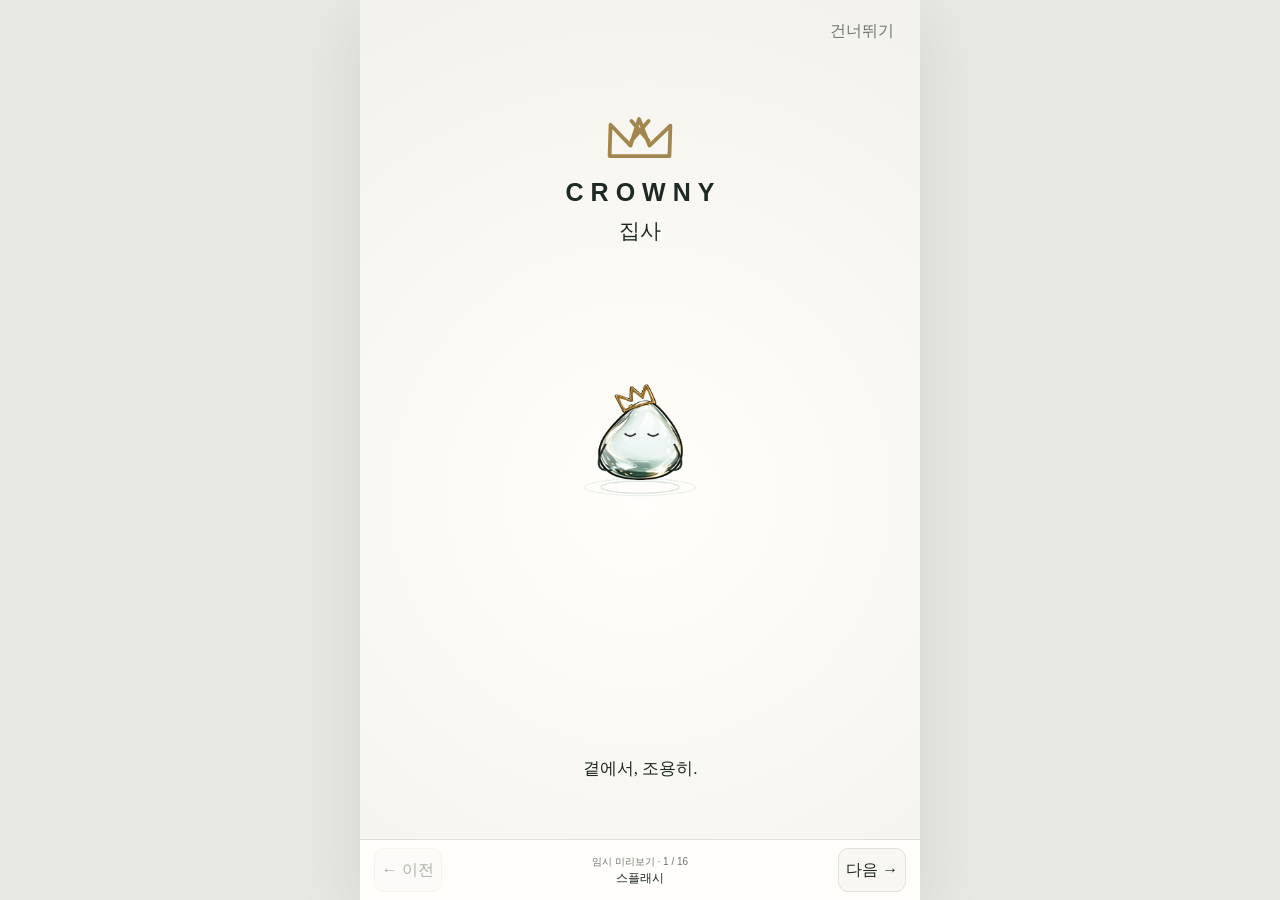
<file: index.html>
<!doctype html>
<html lang="ko">
<head>
<meta charset="utf-8"><meta name="viewport" content="width=device-width,initial-scale=1,viewport-fit=cover"><meta name="theme-color" content="#f8f7f2">
<title>CROWNY 집사 · Brand UI Prototype</title><link rel="stylesheet" href="brand-system.css">
<link rel="icon" type="image/svg+xml" href="data:image/svg+xml,%3Csvg xmlns='http://www.w3.org/2000/svg' viewBox='0 0 64 48'%3E%3Cpath d='M8 39V12l16 17 8-20 9 20 16-17-1 27Z M25 10l15 16M40 10 25 26' fill='none' stroke='%23a1874d' stroke-width='4' stroke-linecap='round' stroke-linejoin='round'/%3E%3C/svg%3E">
</head>
<body><main class="app-shell" id="app">
<section class="screen splash active" data-screen="splash" aria-label="스플래시">
  <button class="splash-skip" data-go="login">건너뛰기</button>
  <div class="splash-logo"><svg class="brand-mark" viewBox="0 0 80 58"><path d="M8 48 9 15l21 22L39 9l11 28 22-21-1 32Z M31 11l18 21M49 11 31 32" fill="none" stroke="#a1874d" stroke-width="4" stroke-linecap="round" stroke-linejoin="round"/></svg><strong>CROWNY</strong><span>집사</span></div>
  <div class="character-zone large"><canvas class="crowny-character" width="340" height="310" tabindex="0" data-state="rest" aria-label="잠시 쉬고 있는 크라우니 집사"></canvas></div>
  <p class="splash-copy">곁에서, 조용히.</p>
</section>
<section class="screen login-scene" data-screen="login">
  <div class="login-fog" id="loginFog" aria-hidden="true"></div><button id="clearFog" type="button" hidden>손으로 닦거나 눌러서 걷어내기</button><canvas class="login-water" id="loginWater" aria-hidden="true"></canvas>
  <header class="topbar"><div class="brand"><span data-brand-mark></span>CROWNY <span class="login-brand-sub">집사</span></div><button class="icon-btn" data-menu aria-label="메뉴">☰</button></header>
  <div class="login-intro"><div class="page-kicker">A LITTLE HELP. A CALMER DAY.</div><h1>오늘도,<br>곁에서 조용히.</h1><p>당신의 하루를 돌보는 크라우니 집사.</p></div>
  <div class="character-zone login-character"><canvas class="crowny-character" width="300" height="230" tabindex="0" data-state="greet" aria-label="크라우니 집사 · 누르면 반응해요"></canvas><span class="speech">다시 만나 반가워요.</span></div>
  <form class="login-form" onsubmit="event.preventDefault();go('home')">
    <label class="field"><span>아이디</span><input name="username" autocomplete="username" placeholder="아이디를 입력하세요" aria-label="아이디"></label>
    <div class="login-methods"><button type="button" data-login-method="pattern" aria-pressed="true">물빛 패턴</button><button type="button" data-login-method="password" aria-pressed="false">비밀번호</button></div><div id="patternPanel"><div id="patternPad" aria-label="9개 점 패턴 · 드래그하거나 키보드로 점을 선택하세요"><canvas id="patternWater" width="600" height="600" aria-hidden="true"></canvas><button type="button" class="pattern-dot" aria-label="1번 점" style="left:18%;top:18%"><span></span></button><button type="button" class="pattern-dot" aria-label="2번 점" style="left:50%;top:18%"><span></span></button><button type="button" class="pattern-dot" aria-label="3번 점" style="left:82%;top:18%"><span></span></button><button type="button" class="pattern-dot" aria-label="4번 점" style="left:18%;top:50%"><span></span></button><button type="button" class="pattern-dot" aria-label="5번 점" style="left:50%;top:50%"><span></span></button><button type="button" class="pattern-dot" aria-label="6번 점" style="left:82%;top:50%"><span></span></button><button type="button" class="pattern-dot" aria-label="7번 점" style="left:18%;top:82%"><span></span></button><button type="button" class="pattern-dot" aria-label="8번 점" style="left:50%;top:82%"><span></span></button><button type="button" class="pattern-dot" aria-label="9번 점" style="left:82%;top:82%"><span></span></button></div><p id="patternStatus" role="status">4개 이상의 점을 이어보세요.</p><div class="pattern-tools"><button id="patternReset" type="button">다시 그리기</button><button id="tryFog" type="button">김 서림 체험</button></div><p class="pattern-note">패턴 체험용 · 실제 인증에 사용하거나 저장하지 않습니다.</p></div><label class="field password-field"><span>비밀번호</span><input id="loginPassword" name="password" type="password" autocomplete="current-password" placeholder="비밀번호를 입력하세요"><button type="button" id="togglePassword" aria-label="비밀번호 표시" aria-pressed="false">보기</button></label>
    <div class="login-assist"><label><input type="checkbox"> 아이디 기억하기</label><button type="button" class="text-link" data-go="recovery">비밀번호 찾기</button></div>
    <button class="primary login-submit" type="submit"><span id="loginSubmitText">집사 만나기</span><span aria-hidden="true">→</span></button>
    <button class="login-browse" type="button" data-go="home">먼저 둘러볼게요</button>
    <p class="login-join">처음 오셨나요? <button class="text-link" type="button" data-go="signup">집사 배정받기 →</button></p>
  </form>
</section>
<section class="screen" data-screen="signup">
  <header class="topbar"><button class="icon-btn" data-back>‹</button><div class="brand">집사 배정받기</div><span></span></header>
  <div class="character-zone small"><canvas class="crowny-character" width="220" height="180" tabindex="0" data-state="listen"></canvas><span class="speech">소개해 준 분을 알려주세요.</span></div>
  <h1>곁을 지킬 집사를<br>배정할게요.</h1><p class="sub">가입 그룹과 소개자의 아이디가 필요해요.</p>
  <div class="choice-row"><button class="chip active">일반</button><button class="chip">운영자</button><button class="chip">파트너</button><button class="chip">가족</button></div>
  <label class="field"><span>소개자 아이디</span><input placeholder="소개자 아이디"></label><label class="field"><span>사용할 아이디</span><input placeholder="영문·숫자 3자 이상"></label><label class="field"><span>비밀번호</span><input type="password" placeholder="4자 이상"></label><button class="primary">집사 배정받기</button>
</section>
<section class="screen" data-screen="recovery">
  <header class="topbar"><button class="icon-btn" data-back>‹</button><div class="brand">비밀번호 찾기</div><span></span></header>
  <div class="character-zone small"><canvas class="crowny-character" width="220" height="180" tabindex="0" data-state="search"></canvas><span class="speech">확인할 내용을 함께 준비할게요.</span></div>
  <h1>관리자에게 보낼<br>요청문을 만들어요.</h1><p class="sub">현재는 관리자 확인 후 비밀번호를 초기화해요.</p><label class="field"><span>아이디</span><input placeholder="가입한 아이디"></label><button class="primary">요청문 만들기 · 복사</button>
</section>
<section class="screen" data-screen="home" data-nav="home">
  <header class="topbar"><div class="brand"><span data-brand-mark></span>CROWNY 집사</div><button class="icon-btn" data-go="threads">☰</button></header>
  <div class="page-kicker">Ready</div><h1>오늘도 곁에서<br>조용히 챙길게요.</h1>
  <div class="character-zone small"><canvas class="crowny-character" width="220" height="180" tabindex="0" data-state="listen"></canvas><span class="speech">무엇부터 살펴볼까요?</span></div>
  <section class="hero-summary"><div class="sub">위임한 작업</div><div class="big">0</div><button class="text-link" data-go="tasks">전체 보기 →</button></section>
  <div class="section-head section"><div><div class="sub">보는 중</div><h2>내 컴퓨터</h2></div><button class="text-link" data-go="system">상태 보기</button></div>
  <div class="metric"><div><small>가동시간</small><strong>14일</strong></div><div><small>디스크</small><strong>86%</strong></div><div><small>메모리 여유</small><strong>34%</strong></div><div><small>부하</small><strong>44%</strong></div></div>
  <div class="notice">디스크 정리가 필요해 보여요. 맡겨두시면 차례대로 확인할게요.</div><div class="command-bar"><input placeholder="집사에게 말하기"><button data-character-action="listen">↑</button></div>
</section>
<section class="screen" data-screen="tasks" data-nav="home">
  <header class="topbar"><button class="icon-btn" data-back>‹</button><div class="brand">위임한 작업</div><button class="icon-btn" data-go="tasklog">◌</button></header>
  <div class="character-zone small"><canvas class="crowny-character" width="220" height="180" tabindex="0" data-state="work"></canvas><span class="speech">순서를 정리해둘게요.</span></div>
  <h1>맡겨둔 일을<br>한눈에 확인해요.</h1><div class="choice-row"><button class="chip active">전체 0</button><button class="chip">진행 중</button><button class="chip">완료</button></div>
  <div class="empty"><h3>아직 맡긴 작업이 없어요.</h3><p>필요한 일을 말하면 목록에 정리해요.</p><button class="secondary" data-character-action="work">＋ 새 작업 위임</button></div>
</section>
<section class="screen" data-screen="tasklog" data-nav="home">
  <header class="topbar"><button class="icon-btn" data-back>‹</button><div class="brand">작업 로그</div><span></span></header>
  <div class="character-zone small"><canvas class="crowny-character" width="220" height="180" tabindex="0" data-state="search"></canvas><span class="speech">기록을 차근차근 살펴볼게요.</span></div>
  <h1>작업의 흐름을<br>시간순으로 봐요.</h1><div class="line-list"><button class="line-row"><span class="status-dot"></span><span class="grow"><strong>브라우저 유지보수</strong><small>연결 기계 · 대기 중</small></span><span class="arrow">›</span></button><button class="line-row"><span class="grow"><strong>최근 실행 기록</strong><small>완료·중단·승인 대기</small></span><span class="arrow">›</span></button></div>
</section>
<section class="screen" data-screen="system" data-nav="home">
  <header class="topbar"><button class="icon-btn" data-back>‹</button><div class="brand">시스템 상태</div><button class="icon-btn" data-character-action="sync">↻</button></header>
  <div class="character-zone"><canvas class="crowny-character" width="300" height="230" tabindex="0" data-state="search"></canvas><span class="speech">지금 상태를 살펴보고 있어요.</span></div><h1>안정적으로<br>곁을 지키고 있어요.</h1>
  <div class="metric"><div><small>가동시간</small><strong>14일</strong></div><div><small>부하</small><strong>44%</strong></div><div><small>회원</small><strong>21명</strong></div><div><small>대화방</small><strong>7개</strong></div></div><div class="notice">주의가 필요한 항목만 먼저 보여주고, 세부 수치는 펼쳐서 확인해요.</div>
</section>
<section class="screen" data-screen="help" data-nav="home">
  <header class="topbar"><button class="icon-btn" data-back>‹</button><div class="brand">집사 도움말</div><span></span></header>
  <div class="character-zone small"><canvas class="crowny-character" width="220" height="180" tabindex="0" data-state="guide"></canvas><span class="speech">짧게 말해도 알아들을게요.</span></div><h1>할 수 있는 일을<br>찾아보세요.</h1>
  <div class="line-list"><button class="line-row"><span class="grow"><strong>상태</strong><small>서버와 연결된 컴퓨터 상태</small></span><span class="arrow">›</span></button><button class="line-row"><span class="grow"><strong>방 목록</strong><small>대화방 수와 최근 방</small></span><span class="arrow">›</span></button><button class="line-row"><span class="grow"><strong>백업</strong><small>데이터 백업 요청</small></span><span class="arrow">›</span></button><button class="line-row"><span class="grow"><strong>원격 작업</strong><small>작업큐·로그·보고·취소</small></span><span class="arrow">›</span></button></div>
</section>
<section class="screen" data-screen="threads" data-nav="home">
  <header class="topbar"><button class="icon-btn" data-back>‹</button><div class="brand">집사 대화</div><button class="icon-btn">＋</button></header><label class="field"><span class="sr-only">대화 검색</span><input placeholder="대화 검색"></label>
  <div class="character-zone small"><canvas class="crowny-character" width="220" height="180" tabindex="0" data-state="message"></canvas><span class="speech">이야기한 내용을 기억해둘게요.</span></div>
  <div class="line-list"><button class="line-row"><span class="grow"><strong>새 대화</strong><small>조금 전 · 0건</small></span><span class="arrow">•••</span></button><button class="line-row"><span class="grow"><strong>시크릿</strong><small>7건 · 비공개 대화</small></span><span class="arrow">•••</span></button></div><div class="button-row"><button class="secondary">이름 변경</button><button class="secondary">시크릿 전환</button></div>
</section>
<section class="screen" data-screen="appearance" data-nav="home">
  <header class="topbar"><button class="icon-btn" data-back>‹</button><div class="brand">화면 꾸미기</div><span></span></header><h1>내 눈에 편한<br>대화방을 만들어요.</h1>
  <div class="character-zone small"><canvas class="crowny-character" width="220" height="180" tabindex="0" data-state="rest"></canvas><span class="speech">차분한 색을 골라볼까요?</span></div>
  <div class="section"><h3>채팅 배경</h3><div class="palette"><button class="swatch active" style="background:#f8f7f2"></button><button class="swatch" style="background:#fffefa"></button><button class="swatch" style="background:#1f2924"></button><button class="swatch" style="background:#dce8dc"></button></div><h3>글꼴</h3><div class="choice-row"><button class="chip active">크라우니고딕</button><button class="chip">시스템</button><button class="chip">명조</button></div><h3 class="section">글자 크기</h3><div class="choice-row"><button class="chip">작게</button><button class="chip active">보통</button><button class="chip">크게</button></div></div>
</section>
<section class="screen" data-screen="collab" data-nav="collab">
  <header class="topbar"><div class="brand"><span data-brand-mark></span>협업방</div><button class="icon-btn" data-go="collab-new">＋</button></header>
  <div class="character-zone small"><canvas class="crowny-character" width="220" height="180" tabindex="0" data-state="guide"></canvas><span class="speech">사람과 집사를 한자리에 모아요.</span></div><h1>함께할 일을<br>한곳에서 나눠요.</h1>
  <div class="choice-row"><button class="chip active">전체 0</button><button class="chip">집사 상주 0</button><button class="chip">안읽음 0</button></div><div class="line-list section"><button class="line-row" data-go="machine"><span class="status-dot"></span><span class="grow"><strong>내 컴퓨터 / 브라우저 유지보수</strong><small>기계간 요청</small></span><span class="arrow">›</span></button></div><div class="empty"><p>아직 협업방이 없어요.</p><button class="secondary" data-go="collab-new">새 협업방 만들기</button></div>
</section>
<section class="screen" data-screen="collab-new" data-nav="collab">
  <header class="topbar"><button class="icon-btn" data-back>‹</button><div class="brand">새 협업방</div><span></span></header>
  <div class="character-zone small"><canvas class="crowny-character" width="220" height="180" tabindex="0" data-state="listen"></canvas><span class="speech">함께할 사람을 알려주세요.</span></div><h1>사람과 집사가<br>함께할 방을 만들어요.</h1>
  <label class="field"><span>방 제목</span><input placeholder="예: 3분기 기획 협업"></label><label class="field"><span>친구 아이디</span><input placeholder="친구 아이디 입력"></label><div class="notice">집사는 이 방에 상주해요. “@집사”로 부르면 응답합니다.</div><button class="primary section">협업방 만들기</button>
</section>
<section class="screen" data-screen="machine" data-nav="collab">
  <header class="topbar"><button class="icon-btn" data-back>‹</button><div class="brand">기계간 요청</div><span></span></header>
  <div class="character-zone small"><canvas class="crowny-character" width="220" height="180" tabindex="0" data-state="work"></canvas><span class="speech">실행 결과를 계속 지켜보고 있어요.</span></div><h1>내 컴퓨터에<br>작업을 전달해요.</h1>
  <div class="sub">터미널 출력</div><div class="terminal">$ checking for updates
+ update installed
+ waiting for approval

요청은 전송 전에 한 번 더 확인해요.</div><label class="field"><span>요청할 작업</span><textarea placeholder="수정할 내용을 구체적으로 적어주세요"></textarea></label><button class="primary" data-character-action="warn">확인하고 전송</button>
</section>
<section class="screen" data-screen="chat" data-nav="chat">
  <header class="topbar"><div class="brand"><span data-brand-mark></span>채팅</div><button class="icon-btn" data-go="chat-new">＋</button></header><label class="field"><span class="sr-only">검색</span><input placeholder="이름·메시지 검색"></label>
  <div class="choice-row"><button class="chip active">전체</button><button class="chip">안읽음</button><button class="chip">협업</button><button class="chip">집사</button></div><div class="character-zone"><canvas class="crowny-character" width="300" height="230" tabindex="0" data-state="message"></canvas><span class="speech">새로운 이야기를 기다리고 있어요.</span></div>
  <div class="empty"><h3>아직 대화가 없어요.</h3><p>친구를 선택하면 바로 이야기를 시작할 수 있어요.</p><button class="secondary" data-go="chat-new">새 대화 시작</button></div>
</section>
<section class="screen" data-screen="chat-new" data-nav="chat">
  <header class="topbar"><button class="icon-btn" data-back>‹</button><div class="brand">새 대화 시작</div><span></span></header>
  <div class="character-zone small"><canvas class="crowny-character" width="220" height="180" tabindex="0" data-state="search"></canvas><span class="speech">대화할 친구를 찾아볼게요.</span></div><h1>누구와 이야기할까요?</h1><label class="field"><span>친구 검색</span><input placeholder="아이디 또는 이름"></label><div class="empty"><p>아직 친구가 없어요.</p><button class="secondary">친구 추가하기</button></div>
</section>
<nav class="bottom-nav"><button data-nav="home" data-go="home">집사</button><button data-nav="collab" data-go="collab">협업</button><button data-nav="chat" data-go="chat">채팅</button></nav>
<aside class="drawer" id="drawer" aria-hidden="true"><div class="drawer-panel"><div class="drawer-title"><h2>화면 목록</h2><button class="icon-btn" data-close-menu>×</button></div><div id="screenLinks"></div></div></aside>
<nav class="preview-nav" aria-label="임시 화면 미리보기"><button id="previewPrev">← 이전</button><span id="previewLabel" aria-live="polite"></span><button id="previewNext">다음 →</button></nav></main><script src="crowny-character.js"></script><script>
const brandMark='<svg class="brand-mark" viewBox="0 0 80 58" aria-hidden="true"><path d="M8 48 9 15l21 22L39 9l11 28 22-21-1 32Z M31 11l18 21M49 11 31 32" fill="none" stroke="currentColor" stroke-width="4" stroke-linecap="round" stroke-linejoin="round"/></svg>';
document.querySelectorAll('[data-brand-mark]').forEach(e=>e.innerHTML=brandMark);
const labels={splash:'스플래시',login:'로그인',signup:'집사 배정',recovery:'비밀번호 찾기',home:'집사 홈',tasks:'위임 작업',tasklog:'작업 로그',system:'시스템 상태',help:'도움말',threads:'집사 대화',appearance:'화면 꾸미기',collab:'협업방','collab-new':'새 협업방',machine:'기계간 요청',chat:'채팅','chat-new':'새 대화'};
const historyStack=[];let current='splash';const AUTO_ADVANCE_SPLASH=false;
function go(id,push=true){const next=document.querySelector('[data-screen="'+id+'"]');if(!next)return;if(push&&current!==id)historyStack.push(current);document.querySelectorAll('.screen').forEach(s=>s.classList.toggle('active',s===next));current=id;document.querySelector('.bottom-nav').style.display=['splash','login','signup','recovery'].includes(id)?'none':'grid';document.querySelectorAll('.bottom-nav button').forEach(b=>b.classList.toggle('active',b.dataset.nav===next.dataset.nav));document.querySelector('#drawer').classList.remove('open');window.scrollTo(0,0);updatePreview()}
document.addEventListener('click',e=>{const goBtn=e.target.closest('[data-go]');if(goBtn)go(goBtn.dataset.go);const back=e.target.closest('[data-back]');if(back)go(historyStack.pop()||'home',false);if(e.target.closest('[data-menu]'))document.querySelector('#drawer').classList.add('open');if(e.target.closest('[data-close-menu]')||e.target===document.querySelector('#drawer'))document.querySelector('#drawer').classList.remove('open');const act=e.target.closest('[data-character-action]');if(act)document.querySelector('.screen.active .crowny-character')?._crowny?.trigger(act.dataset.characterAction,1600)});
document.querySelectorAll('.chip').forEach(chip=>chip.addEventListener('click',()=>{chip.parentElement.querySelectorAll('.chip').forEach(x=>x.classList.remove('active'));chip.classList.add('active')}));
document.querySelectorAll('.swatch').forEach(s=>s.addEventListener('click',()=>{s.parentElement.querySelectorAll('.swatch').forEach(x=>x.classList.remove('active'));s.classList.add('active')}));
const links=document.querySelector('#screenLinks');Object.entries(labels).filter(([k])=>k!=='splash').forEach(([id,label],i)=>{const b=document.createElement('button');b.className='screen-link';b.dataset.go=id;b.innerHTML='<span>'+label+'</span><small>'+String(i+1).padStart(2,'0')+'</small>';links.append(b)});
const screenOrder=Object.keys(labels);
function updatePreview(){const i=screenOrder.indexOf(current);document.querySelector('#previewPrev').disabled=i===0;document.querySelector('#previewNext').disabled=i===screenOrder.length-1;document.querySelector('#previewLabel').innerHTML='<small>임시 미리보기 · '+(i+1)+' / '+screenOrder.length+'</small>'+labels[current]}
document.querySelector('#previewPrev').onclick=()=>go(screenOrder[Math.max(0,screenOrder.indexOf(current)-1)],false);
document.querySelector('#previewNext').onclick=()=>go(screenOrder[Math.min(screenOrder.length-1,screenOrder.indexOf(current)+1)],false);
updatePreview();CrownyCharacters.init();document.querySelector('.bottom-nav').style.display='none';if(AUTO_ADVANCE_SPLASH&&!matchMedia('(prefers-reduced-motion:reduce)').matches)setTimeout(()=>{if(current==='splash')go('login')},3800);
window.CrownyPrototype={go,characters:CrownyCharacters,config:{AUTO_ADVANCE_SPLASH}};
</script><script>document.querySelector('#togglePassword').onclick=function(){const p=document.querySelector('#loginPassword'),show=p.type==='password';p.type=show?'text':'password';this.textContent=show?'숨김':'보기';this.setAttribute('aria-pressed',String(show));this.setAttribute('aria-label',show?'비밀번호 숨기기':'비밀번호 표시')};if(location.hash==='#login')go('login');</script><script src="login-water.js"></script><script src="vendor/html2canvas.min.js"></script><script src="codrops-rain.js"></script><script src="pattern-login.js"></script></body></html>
</file>
<file: brand-system.css>
:root{
  --crowny-paper:#f8f7f2;--crowny-surface:#fffefa;--crowny-ink:#1f2924;--crowny-muted:#707771;
  --crowny-line:#dfe2da;--crowny-gold:#a1874d;--crowny-water:#195646;--crowny-point:#ef6a4c;
  --crowny-soft:#edf1eb;--crowny-warn:#f4e4b5;--crowny-radius-sm:10px;--crowny-radius-md:18px;
  --crowny-radius-lg:30px;--crowny-space-1:6px;--crowny-space-2:12px;--crowny-space-3:18px;
  --crowny-space-4:28px;--crowny-space-5:44px;--crowny-title:clamp(30px,8vw,42px);
  --crowny-body:16px;--crowny-shadow:0 18px 60px rgba(25,42,34,.10);
  --crowny-app-width:560px;--crowny-page-gutter:clamp(18px,4vw,28px)
}
*{box-sizing:border-box}html,body{margin:0;min-height:100%;background:#e8e8e3;color:var(--crowny-ink);font-family:Pretendard,SUIT,"Apple SD Gothic Neo","Malgun Gothic",sans-serif}
button,input,textarea,select{font:inherit;color:inherit}button{cursor:pointer}
.app-shell{width:min(100%,var(--crowny-app-width));min-height:100dvh;margin:auto;background:var(--crowny-paper);position:relative;overflow:hidden;box-shadow:var(--crowny-shadow)}
.screen{display:none;min-height:100dvh;padding:calc(18px + env(safe-area-inset-top)) 22px calc(104px + env(safe-area-inset-bottom));animation:screen-in .45s cubic-bezier(.22,.8,.22,1)}
.screen.active{display:block}@keyframes screen-in{from{opacity:0;transform:translateY(10px)}to{opacity:1;transform:none}}
.topbar{height:48px;display:flex;align-items:center;justify-content:space-between;margin-bottom:var(--crowny-space-4)}
.brand{display:flex;align-items:center;gap:10px;font-size:16px;font-weight:650;letter-spacing:-.02em}.brand-mark{width:30px;height:25px;overflow:visible;color:var(--crowny-gold)}
.icon-btn{width:44px;height:44px;border:0;border-radius:50%;background:transparent;display:grid;place-items:center;font-size:21px}.icon-btn:hover,.icon-btn:focus-visible{background:var(--crowny-soft)}
.page-kicker{font-size:12px;color:var(--crowny-gold);letter-spacing:.14em;text-transform:uppercase;margin-bottom:8px}
h1,h2,h3,p{margin-top:0}h1{font-size:var(--crowny-title);line-height:1.08;letter-spacing:-.055em;margin-bottom:12px;font-weight:720}h2{font-size:23px;line-height:1.25;letter-spacing:-.035em;margin-bottom:8px}h3{font-size:17px;margin-bottom:6px}p{line-height:1.62}.sub{color:var(--crowny-muted);font-size:14px}.section{margin-top:var(--crowny-space-5)}
.section-head{display:flex;justify-content:space-between;align-items:end;gap:18px;margin-bottom:18px}.section-head button,.text-link{border:0;background:transparent;color:var(--crowny-gold);padding:4px 0}
.line-list{border-top:1px solid var(--crowny-line)}.line-row{width:100%;border:0;border-bottom:1px solid var(--crowny-line);background:transparent;padding:18px 2px;display:flex;align-items:center;gap:14px;text-align:left}
.line-row .grow{flex:1;min-width:0}.line-row strong{display:block;font-size:16px;margin-bottom:3px}.line-row small{display:block;color:var(--crowny-muted);font-size:12px;white-space:nowrap;overflow:hidden;text-overflow:ellipsis}.line-row .arrow{color:var(--crowny-gold)}
.status-dot{width:8px;height:8px;background:var(--crowny-point);border-radius:50%;flex:0 0 auto}
.metric{display:grid;grid-template-columns:repeat(2,1fr);gap:1px;background:var(--crowny-line);border-block:1px solid var(--crowny-line)}.metric>div{background:var(--crowny-paper);padding:18px 12px}.metric small{display:block;color:var(--crowny-muted);margin-bottom:6px}.metric strong{font-size:21px}
.notice{margin-top:18px;padding:15px 16px;background:var(--crowny-warn);border-radius:var(--crowny-radius-sm);font-size:13px;line-height:1.55}
.primary,.secondary{min-height:52px;width:100%;border-radius:var(--crowny-radius-sm);font-weight:650}.primary{border:1px solid var(--crowny-ink);background:var(--crowny-ink);color:white}.secondary{border:1px solid var(--crowny-ink);background:transparent}.button-row{display:flex;gap:10px;margin-top:18px}
.field{display:block;margin:20px 0}.field span{display:block;font-size:13px;color:var(--crowny-muted);margin-bottom:8px}.field input,.field textarea,.field select{width:100%;min-height:52px;border:0;border-bottom:1px solid #aeb5ad;background:transparent;border-radius:0;padding:11px 2px;outline:0}.field textarea{min-height:112px;resize:none}.field input:focus,.field textarea:focus,.field select:focus{border-color:var(--crowny-water);box-shadow:0 2px 0 var(--crowny-water)}
.choice-row{display:flex;gap:8px;flex-wrap:wrap}.chip{border:1px solid var(--crowny-line);background:var(--crowny-surface);border-radius:999px;padding:9px 13px;min-height:40px}.chip.active{background:var(--crowny-ink);border-color:var(--crowny-ink);color:white}
.character-zone{position:relative;min-height:215px;display:grid;place-items:center;margin:2px 0 10px}.character-zone.small{min-height:132px;grid-template-columns:126px 1fr;gap:8px}.character-zone.large{min-height:330px}.crowny-character{width:240px;height:210px;max-width:100%;touch-action:none;cursor:grab}.character-zone.small .crowny-character{width:134px;height:120px}.crowny-character:active{cursor:grabbing}
.speech{position:absolute;top:16px;right:4px;max-width:185px;padding:10px 14px;border:1px solid #c8ccbf;border-radius:16px;background:rgba(255,254,250,.94);font-size:13px;line-height:1.45;box-shadow:0 8px 24px rgba(25,42,34,.06)}.speech:after{content:"";position:absolute;bottom:-6px;left:28px;width:10px;height:10px;background:inherit;border-right:1px solid #c8ccbf;border-bottom:1px solid #c8ccbf;transform:rotate(45deg)}.character-zone.small .speech{position:relative;top:auto;right:auto;align-self:center}.hint{text-align:center;color:var(--crowny-muted);font-size:12px;margin-top:-5px}
.hero-summary{padding:24px 0;border-block:1px solid var(--crowny-line)}.hero-summary .big{font-size:48px;line-height:1;font-weight:720;letter-spacing:-.05em}
.command-bar{position:sticky;bottom:76px;margin:24px -4px 0;display:flex;gap:8px;background:rgba(248,247,242,.92);backdrop-filter:blur(12px);padding:8px;border:1px solid var(--crowny-line);border-radius:999px;z-index:4}.command-bar input{min-width:0;flex:1;border:0;background:transparent;padding:0 8px;outline:0}.command-bar button{width:44px;height:44px;border:0;border-radius:50%;background:var(--crowny-ink);color:white}
.bottom-nav{position:fixed;left:50%;bottom:0;transform:translateX(-50%);width:min(100%,var(--crowny-app-width));height:74px;padding-bottom:env(safe-area-inset-bottom);display:grid;grid-template-columns:repeat(3,1fr);background:rgba(255,254,250,.94);backdrop-filter:blur(15px);border-top:1px solid var(--crowny-line);z-index:20}.bottom-nav button{border:0;background:transparent;color:var(--crowny-muted);font-size:12px;display:grid;place-items:center;align-content:center;gap:4px}.bottom-nav button:before{font-size:20px;line-height:1}.bottom-nav [data-nav="home"]:before{content:"♙"}.bottom-nav [data-nav="collab"]:before{content:"♧"}.bottom-nav [data-nav="chat"]:before{content:"▱"}.bottom-nav button.active{color:var(--crowny-ink);font-weight:700}
.drawer{position:fixed;inset:0;z-index:40;display:none;background:rgba(23,29,25,.28)}.drawer.open{display:block}.drawer-panel{position:absolute;right:max(calc((100vw - var(--crowny-app-width))/2),0px);top:0;width:min(88vw,390px);height:100%;background:var(--crowny-surface);padding:calc(25px + env(safe-area-inset-top)) 24px 40px;overflow:auto;animation:drawer-in .35s cubic-bezier(.22,.8,.22,1)}@keyframes drawer-in{from{transform:translateX(100%)}to{transform:none}}.drawer-title{display:flex;justify-content:space-between;align-items:center;margin-bottom:26px}.screen-link{width:100%;border:0;border-bottom:1px solid var(--crowny-line);background:transparent;padding:15px 0;text-align:left;display:flex;justify-content:space-between}.screen-link small{color:var(--crowny-gold)}
.splash{padding:0;background:radial-gradient(circle at 50% 55%,#fffefa 0,#f8f7f2 56%,#f2f1eb 100%);display:none!important;place-items:center;text-align:center;overflow:hidden}.splash.active{display:grid!important}.splash-logo{position:absolute;top:12%;left:0;right:0;display:grid;place-items:center;gap:10px;animation:logo-rise 1.1s .15s both cubic-bezier(.22,.8,.22,1)}.splash-logo .brand-mark{width:76px;height:60px}.splash-logo strong{font-size:25px;letter-spacing:.28em;margin-left:.28em}.splash-logo span{font-size:21px}.splash .character-zone{margin-top:115px}.splash-copy{position:absolute;bottom:7%;left:0;right:0;font-family:serif;font-size:17px}.splash-skip{position:absolute;right:20px;top:calc(20px + env(safe-area-inset-top));border:0;background:transparent;color:var(--crowny-muted);z-index:2}@keyframes logo-rise{from{opacity:0;transform:translateY(24px)}to{opacity:1;transform:none}}
.terminal{background:#18221d;color:#dfe8e1;border-radius:var(--crowny-radius-sm);padding:16px;font:12px/1.65 ui-monospace,monospace;min-height:125px;white-space:pre-wrap}.palette{display:flex;gap:12px;flex-wrap:wrap;margin:14px 0 28px}.swatch{width:42px;height:42px;border:1px solid var(--crowny-line);border-radius:50%}.swatch.active{outline:2px solid var(--crowny-gold);outline-offset:4px}.empty{text-align:center;padding:50px 10px;color:var(--crowny-muted)}.micro-point{display:inline-block;width:6px;height:6px;border-radius:50%;background:var(--crowny-point);vertical-align:middle;margin-left:5px}.sr-only{position:absolute;width:1px;height:1px;padding:0;margin:-1px;overflow:hidden;clip:rect(0,0,0,0);white-space:nowrap;border:0}
@media(max-width:560px){html,body{background:var(--crowny-paper)}.app-shell{box-shadow:none}.drawer-panel{right:0}.screen{padding-inline:20px}}@media(prefers-reduced-motion:reduce){*,*:before,*:after{animation-duration:.001ms!important;animation-iteration-count:1!important;scroll-behavior:auto!important}}

/* Shared responsive width: screen, navigation and drawer stay aligned. */
.screen{padding-inline:var(--crowny-page-gutter)}
@media(min-width:561px){:root{--crowny-title:40px}.metric>div{padding:20px 16px}}
@media(max-width:560px){.app-shell{width:100%;box-shadow:none}.screen{padding-inline:18px}}

/* Character and speech remain a compact pair at every viewport width. */
.character-zone:has(.speech){display:flex;justify-content:flex-start;align-items:center;gap:0;min-height:170px}
.character-zone.small:has(.speech){min-height:132px}
.character-zone:has(.speech) .crowny-character{flex:0 0 180px;width:180px;height:auto;max-width:45%}
.character-zone.small:has(.speech) .crowny-character{flex-basis:126px;width:126px}
.character-zone .speech,.character-zone.small .speech{position:relative;top:auto;right:auto;align-self:center;flex:0 1 auto;max-width:210px;margin-left:-8px;transform:translateY(5px)}
.character-zone .speech:after{left:-6px;top:calc(50% - 5px);bottom:auto;border:0;border-left:1px solid #c8ccbf;border-bottom:1px solid #c8ccbf;transform:rotate(45deg)}
.preview-nav{position:fixed;bottom:0;left:50%;transform:translateX(-50%);width:min(100%,var(--crowny-app-width));min-height:60px;padding:8px 14px calc(8px + env(safe-area-inset-bottom));display:flex;align-items:center;justify-content:space-between;gap:8px;background:#fffefa;border-top:1px solid var(--crowny-line);z-index:35}
.preview-nav button{min-width:68px;min-height:44px;border:1px solid var(--crowny-line);background:var(--crowny-paper);border-radius:10px}.preview-nav button:disabled{opacity:.35;cursor:default}.preview-nav span{text-align:center;font-size:12px;line-height:1.5}.preview-nav small{display:block;color:var(--crowny-muted)}
.bottom-nav{bottom:calc(60px + env(safe-area-inset-bottom))}.screen{padding-bottom:calc(180px + env(safe-area-inset-bottom))}.command-bar{bottom:144px}.splash-copy{bottom:100px}
@media(max-width:360px){.character-zone:has(.speech) .crowny-character{flex-basis:110px;width:110px}.character-zone .speech{padding:9px 10px;font-size:12px}}

/* CROWNY login: quiet water, a familiar companion, one clear action. */
.login-scene{position:relative;isolation:isolate;overflow:hidden;background:#f8f7f2;padding-top:24px}.login-water{position:absolute;inset:0;width:100%;height:100%;pointer-events:none;z-index:-1}.login-scene .topbar{margin-bottom:44px}.login-brand-sub{font-size:12px;font-weight:400;color:var(--crowny-muted);margin-left:3px}.login-intro{max-width:400px;margin:auto}.login-intro .page-kicker{font-size:10px;letter-spacing:.16em;margin-bottom:18px}.login-intro h1{font-size:clamp(36px,8vw,46px);font-weight:650;line-height:1.16;letter-spacing:-.055em;margin-bottom:14px}.login-intro p{font-size:14px;color:#69776e;margin:0}.login-scene .login-character{max-width:400px;margin:12px auto 18px;min-height:144px}.login-scene .login-character .crowny-character{width:158px;flex-basis:158px}.login-scene .speech{font-size:12px;max-width:175px;box-shadow:none;background:#fffefae8}.login-form{max-width:400px;margin:auto}.login-form .field{margin:0 0 20px}.login-form .field span{font-size:12px;color:#5b685f}.login-form .field input{min-height:48px;font-size:15px;border-color:#b7c1b7;background:#f8f7f24d}.password-field{position:relative}.password-field input{padding-right:50px!important}#togglePassword{position:absolute;right:0;bottom:2px;min-width:44px;min-height:44px;border:0;background:transparent;font-size:12px;color:#596c60}.login-assist{display:flex;justify-content:space-between;align-items:center;gap:12px;margin:4px 0 26px;font-size:12px;color:#68776b}.login-assist label{display:flex;align-items:center;min-height:44px;gap:7px}.login-assist input{accent-color:#265449;width:16px;height:16px}.login-assist button{min-height:44px;font-size:12px}.login-submit{display:flex;align-items:center;justify-content:space-between;padding:0 20px;background:#244b40;border-color:#244b40;min-height:56px}.login-browse{display:block;width:100%;min-height:48px;background:transparent;border:0;font-size:13px;color:#546b5d;margin-top:6px}.login-join{border-top:1px solid #d9ded5;padding-top:22px;margin-top:20px;text-align:center;font-size:12px;color:#748074}.login-join button{margin-left:8px;min-height:44px;font-size:12px}@media(max-width:360px){.login-assist{gap:4px;font-size:11px}.login-scene .speech{padding:9px}.login-intro h1{font-size:36px}}
.login-methods{display:flex;gap:22px;margin:8px 0 12px;border-bottom:1px solid #d9ded5}.login-methods button{border:0;background:none;padding:12px 0;min-height:44px;font-size:14px;color:#738579}.login-methods [aria-pressed=true]{color:#244b40;border-bottom:2px solid #244b40}#patternPad{position:relative;width:min(100%,280px);aspect-ratio:1;margin:0 auto;touch-action:none;user-select:none}#patternWater{position:absolute;inset:0;width:100%;height:100%;pointer-events:none}.pattern-dot{position:absolute;transform:translate(-50%,-50%);width:48px;height:48px;border:0;background:none;display:grid;place-items:center}.pattern-dot span{width:10px;height:10px;border-radius:50%;background:#7d9388;box-shadow:0 0 0 6px #dae6dc66}.pattern-dot.chosen span{opacity:0}.pattern-dot:focus-visible{outline:2px solid #a1874d;border-radius:50%}#patternStatus{text-align:center;font-size:13px;color:#466557;min-height:38px;margin:0}.pattern-tools{display:flex;justify-content:center;gap:24px}.pattern-tools button{border:0;background:none;font-size:12px;min-height:44px;color:#627767}.pattern-note{text-align:center;font-size:10px;color:#7d857d;margin:0 0 15px}[hidden]{display:none!important}.login-fog{position:absolute;inset:0;z-index:26;background:rgba(240,247,244,.48);backdrop-filter:blur(7px);-webkit-backdrop-filter:blur(7px);opacity:0;pointer-events:none;touch-action:none;transition:opacity .4s}.login-fog.fog-visible{opacity:1;pointer-events:auto;transition:opacity 7s ease}#clearFog{position:fixed;z-index:36;left:50%;bottom:154px;transform:translateX(-50%);padding:12px 18px;min-height:44px;border:1px solid #b8c9bc;border-radius:24px;background:#fffefa;color:#244b40;white-space:nowrap;font-size:12px}.login-scene:has(#patternPanel:not([hidden])) .login-character{min-height:116px;margin-bottom:6px}.login-scene:has(#patternPanel:not([hidden])) .login-character .crowny-character{width:130px;flex-basis:130px}@media(prefers-reduced-motion:reduce){.login-fog{transition:none!important}}
.pattern-tools{flex-wrap:wrap;gap:4px 18px}#enableTilt{font-size:11px}.login-fog.fog-visible{cursor:crosshair}

/* Keep the companion clear above condensation, without blocking wiping. */
.fog-character-active .login-character{position:relative;z-index:29;pointer-events:none}.fog-character-active .login-character canvas{pointer-events:none}

/* Codrops rendering remains below the character and the weather selector. */
.weather-preview{position:relative;z-index:30;display:flex;align-items:center;flex-wrap:wrap;gap:8px;max-width:400px;margin:0 auto 20px;color:#657369;font-size:11px}.weather-preview select{font:inherit;color:#365b4a;background:#fafaf5;border:1px solid #d4dcd3;border-radius:8px;padding:8px;min-height:44px}.weather-preview small{font-size:10px;opacity:.8}.login-scene[data-weather=rain] .login-fog{background:rgba(240,247,244,.18);backdrop-filter:blur(3px);-webkit-backdrop-filter:blur(3px)}
</file>
